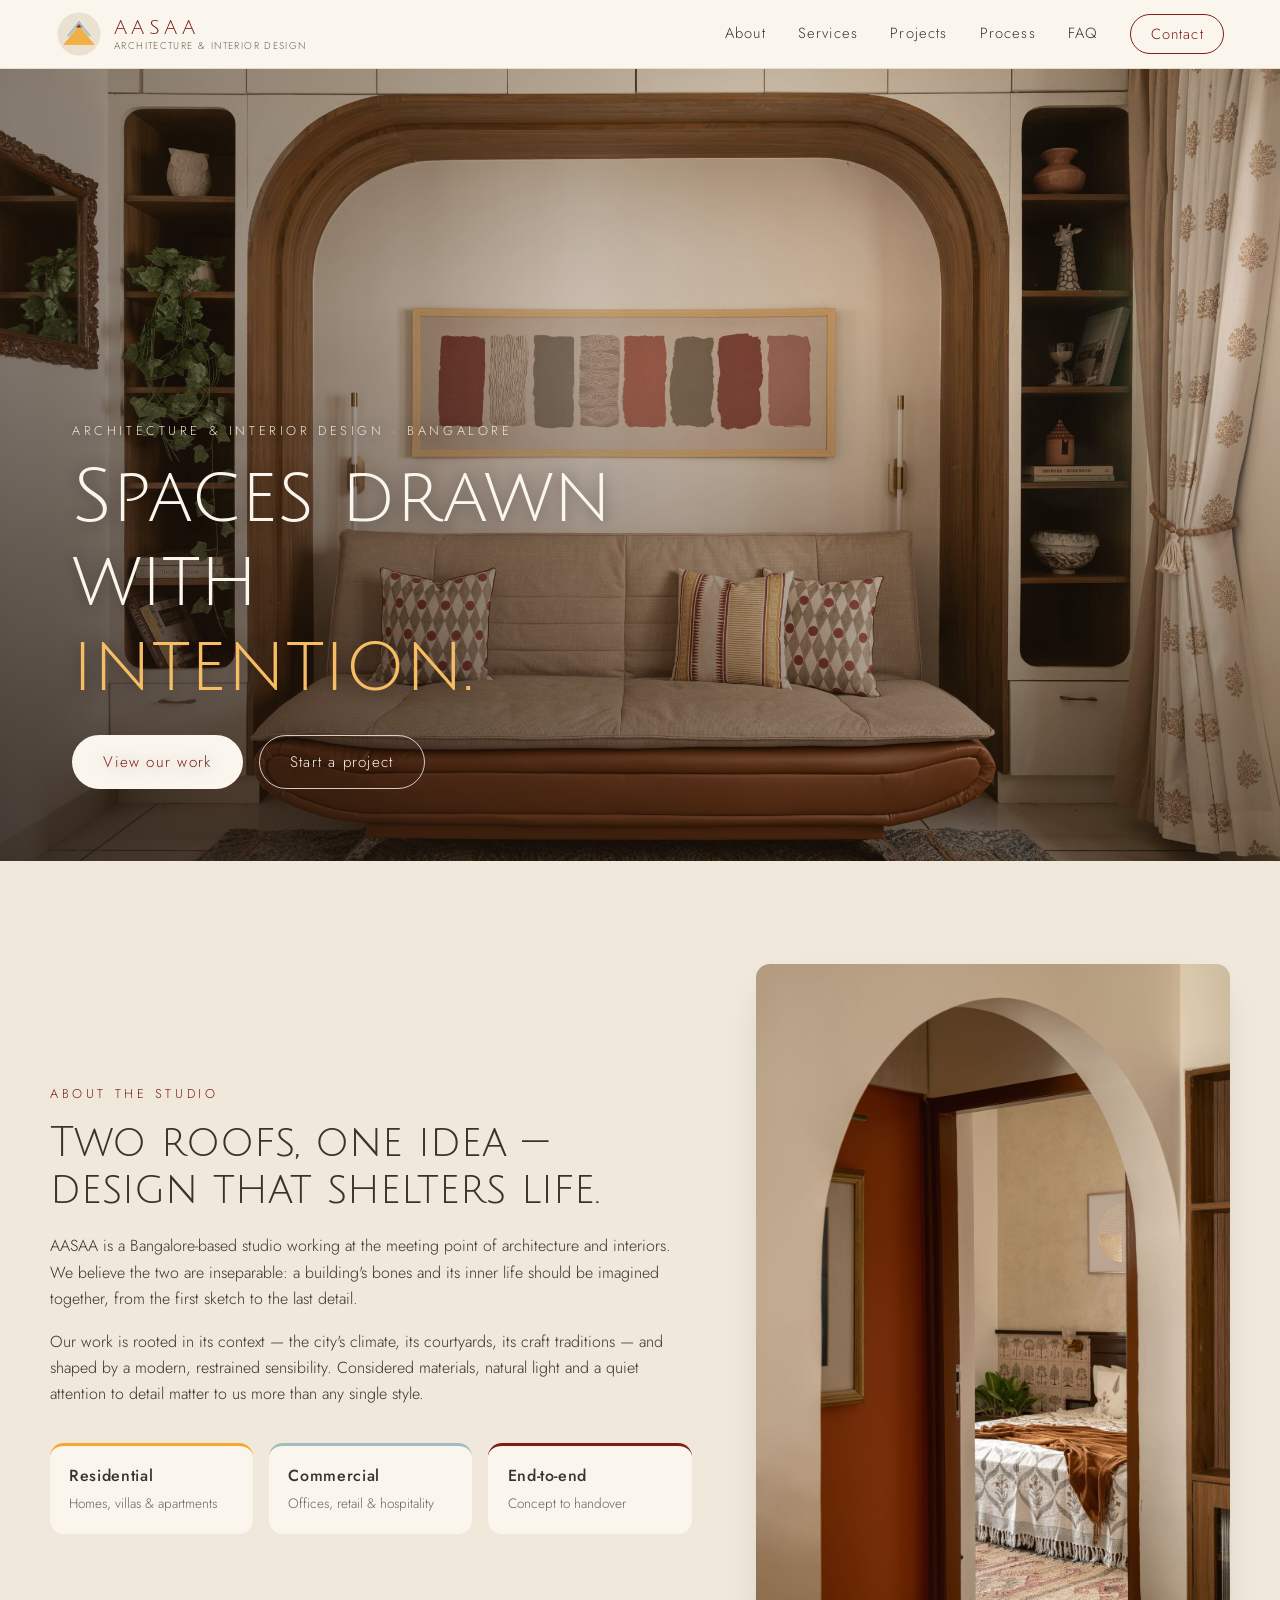
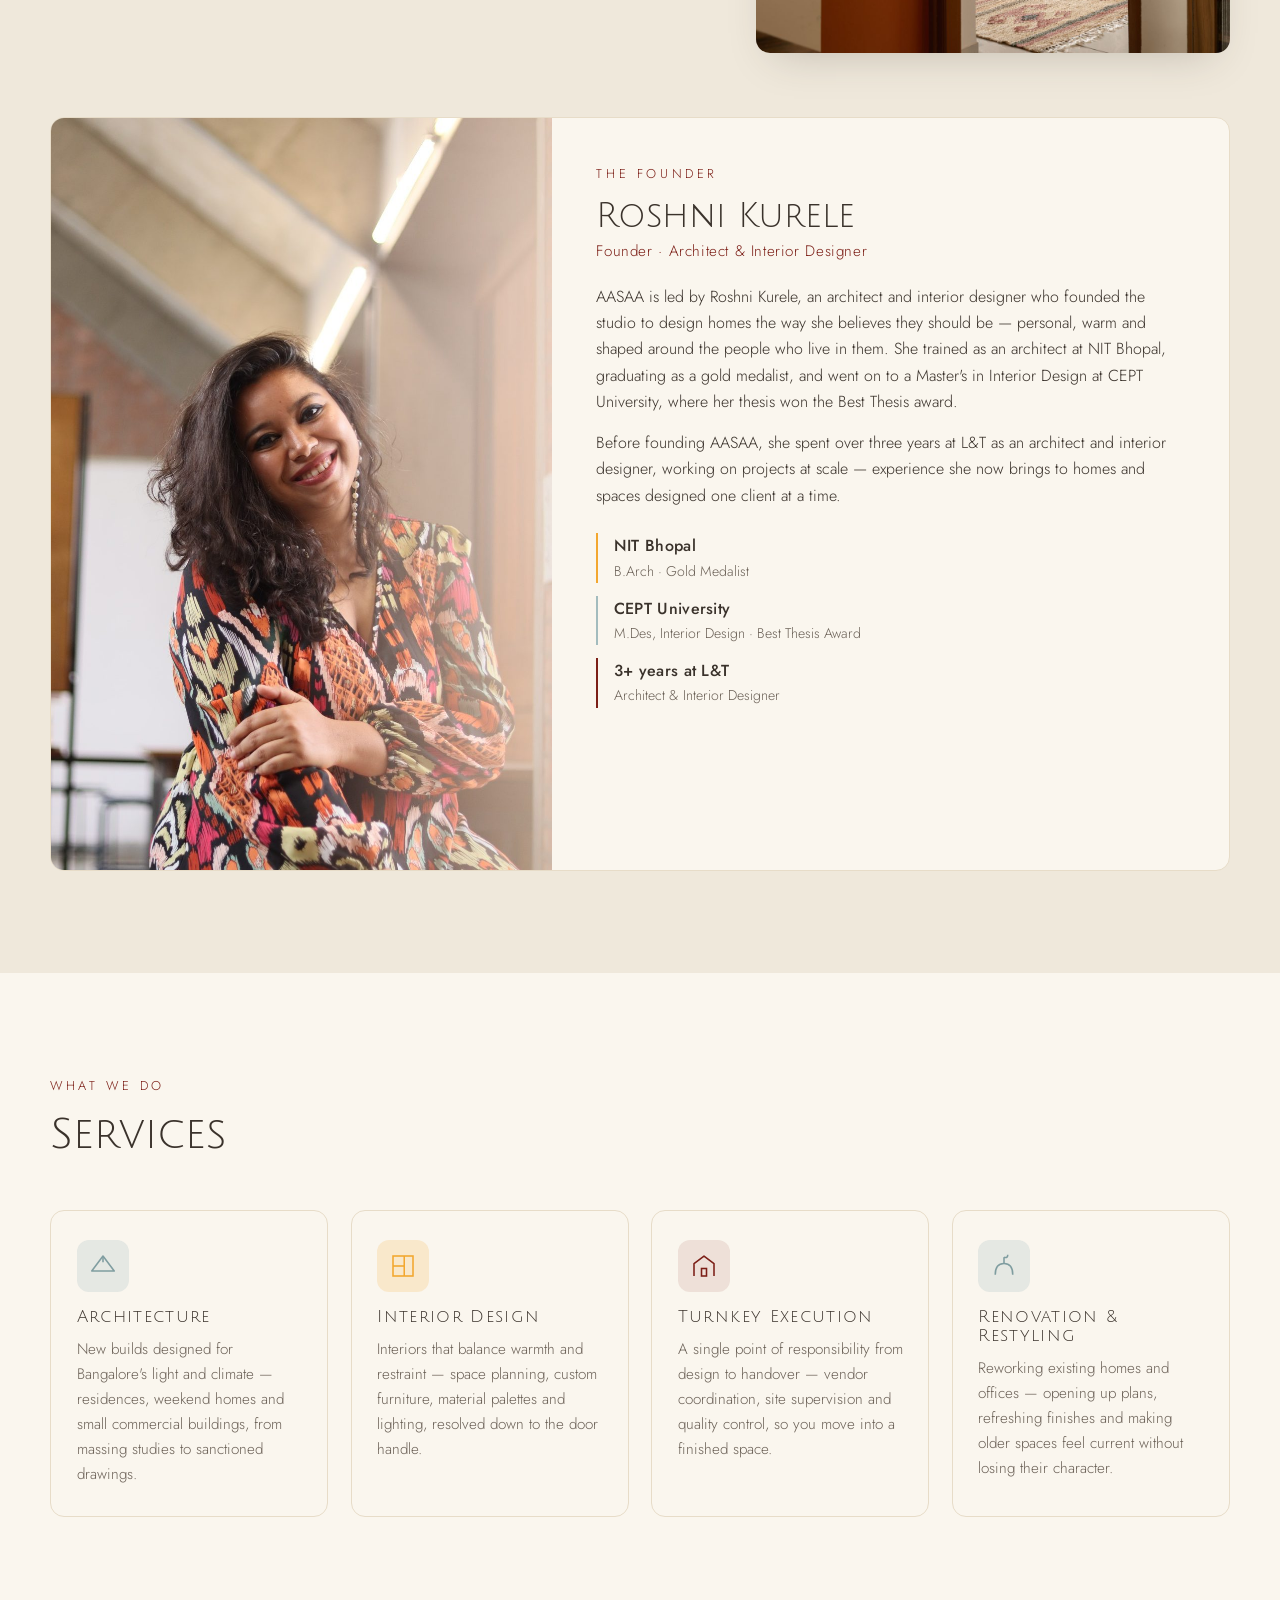
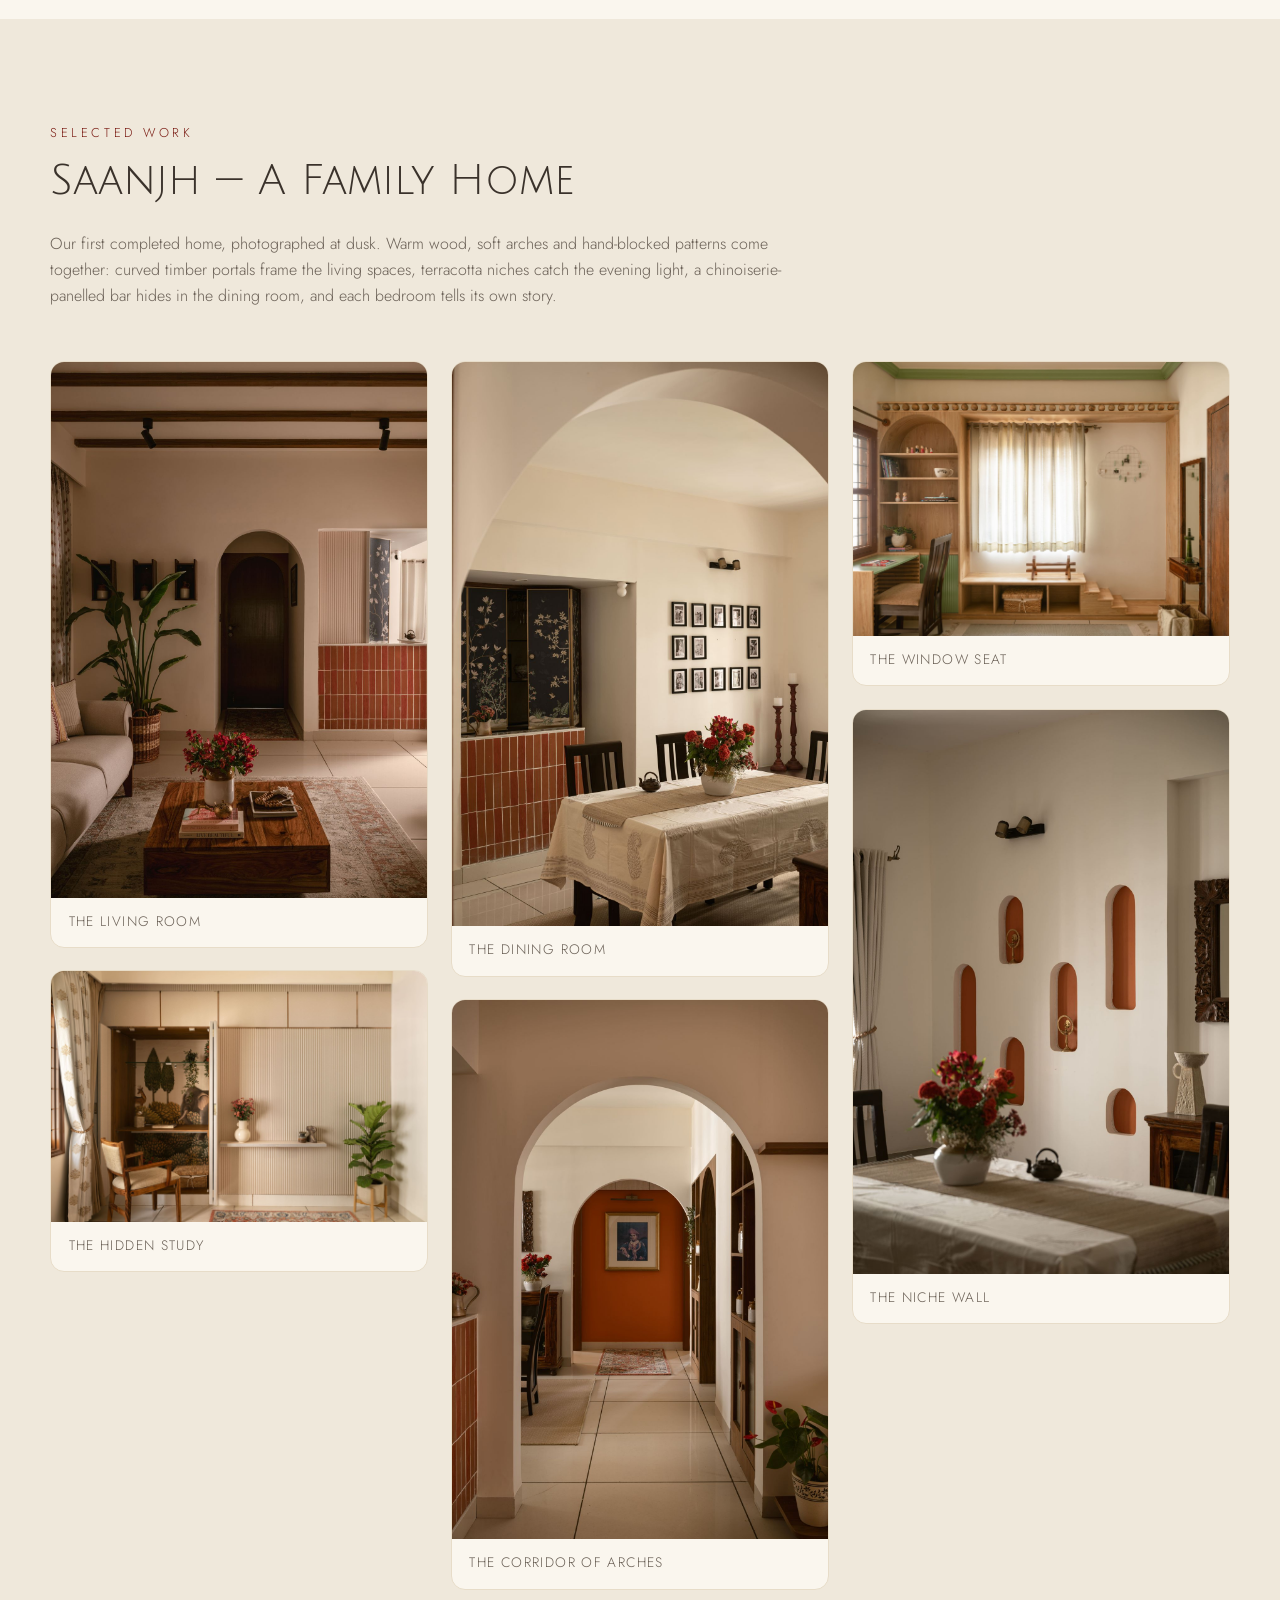
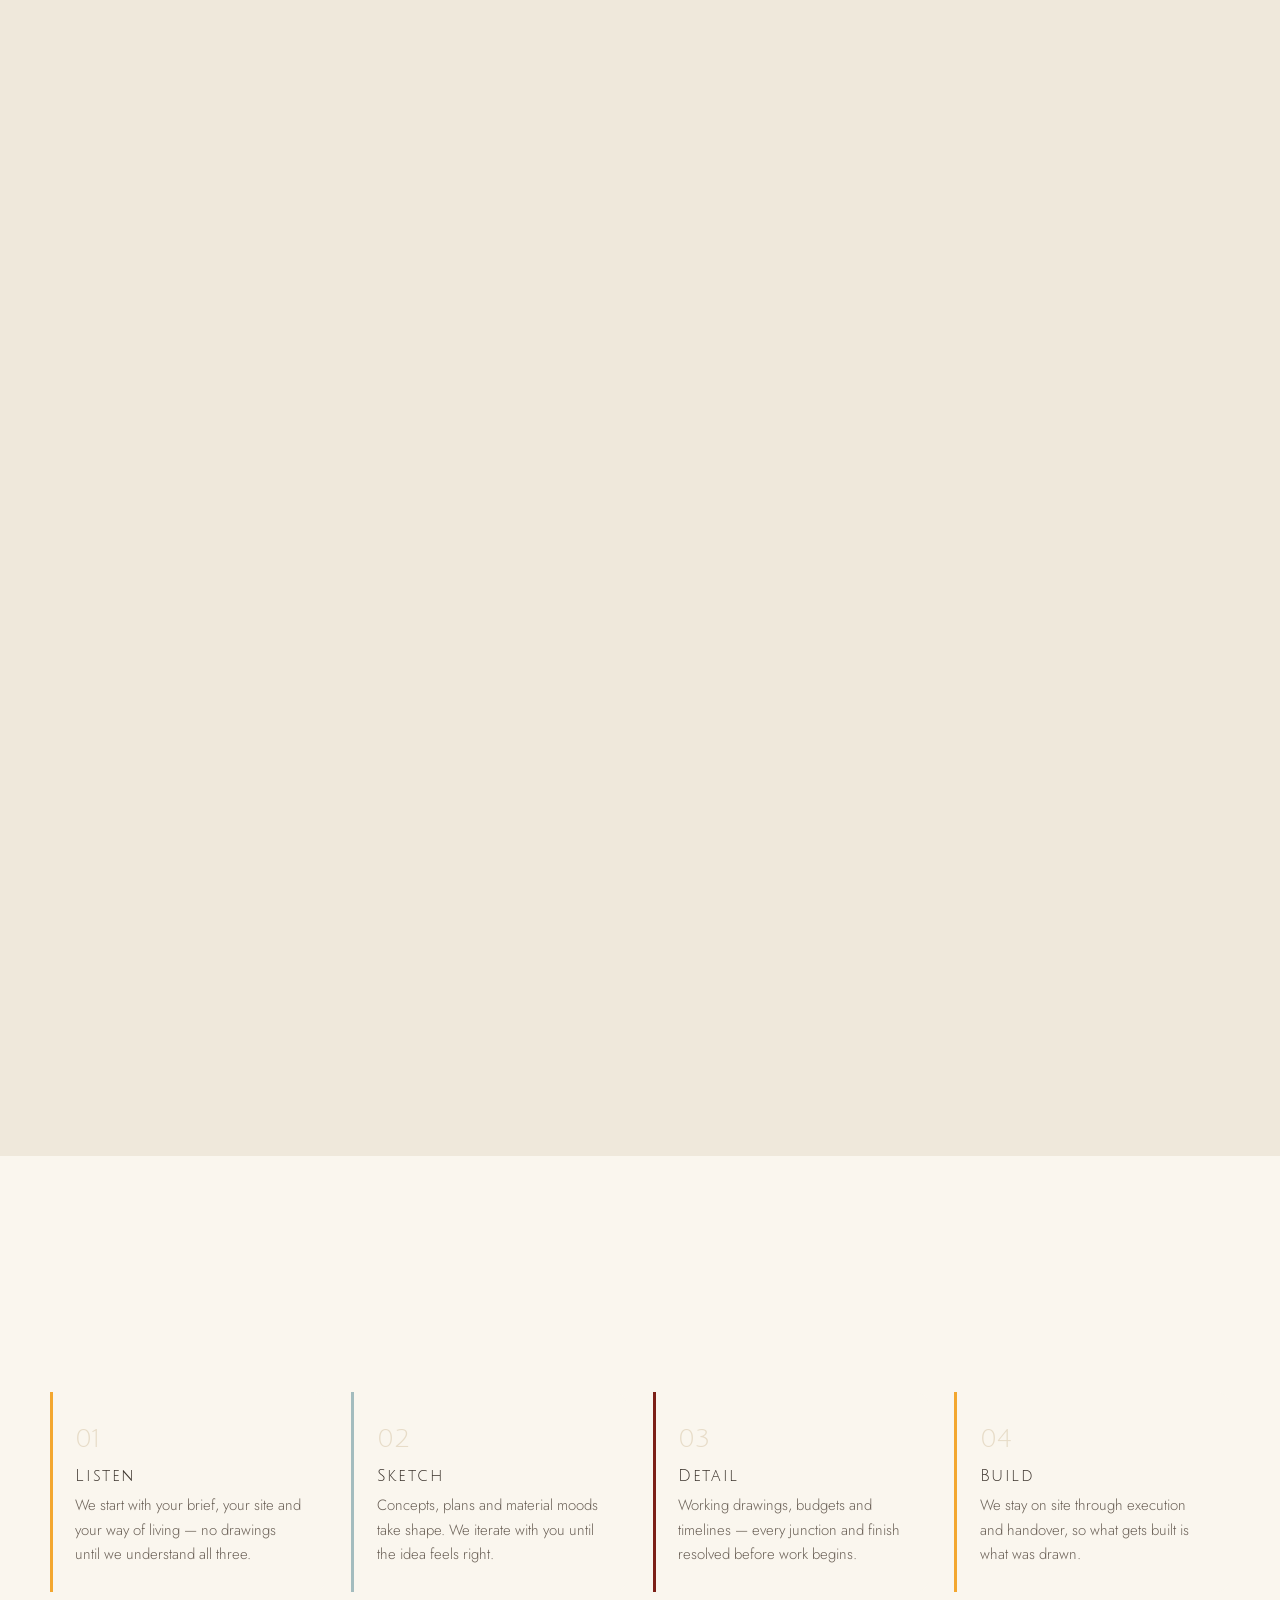
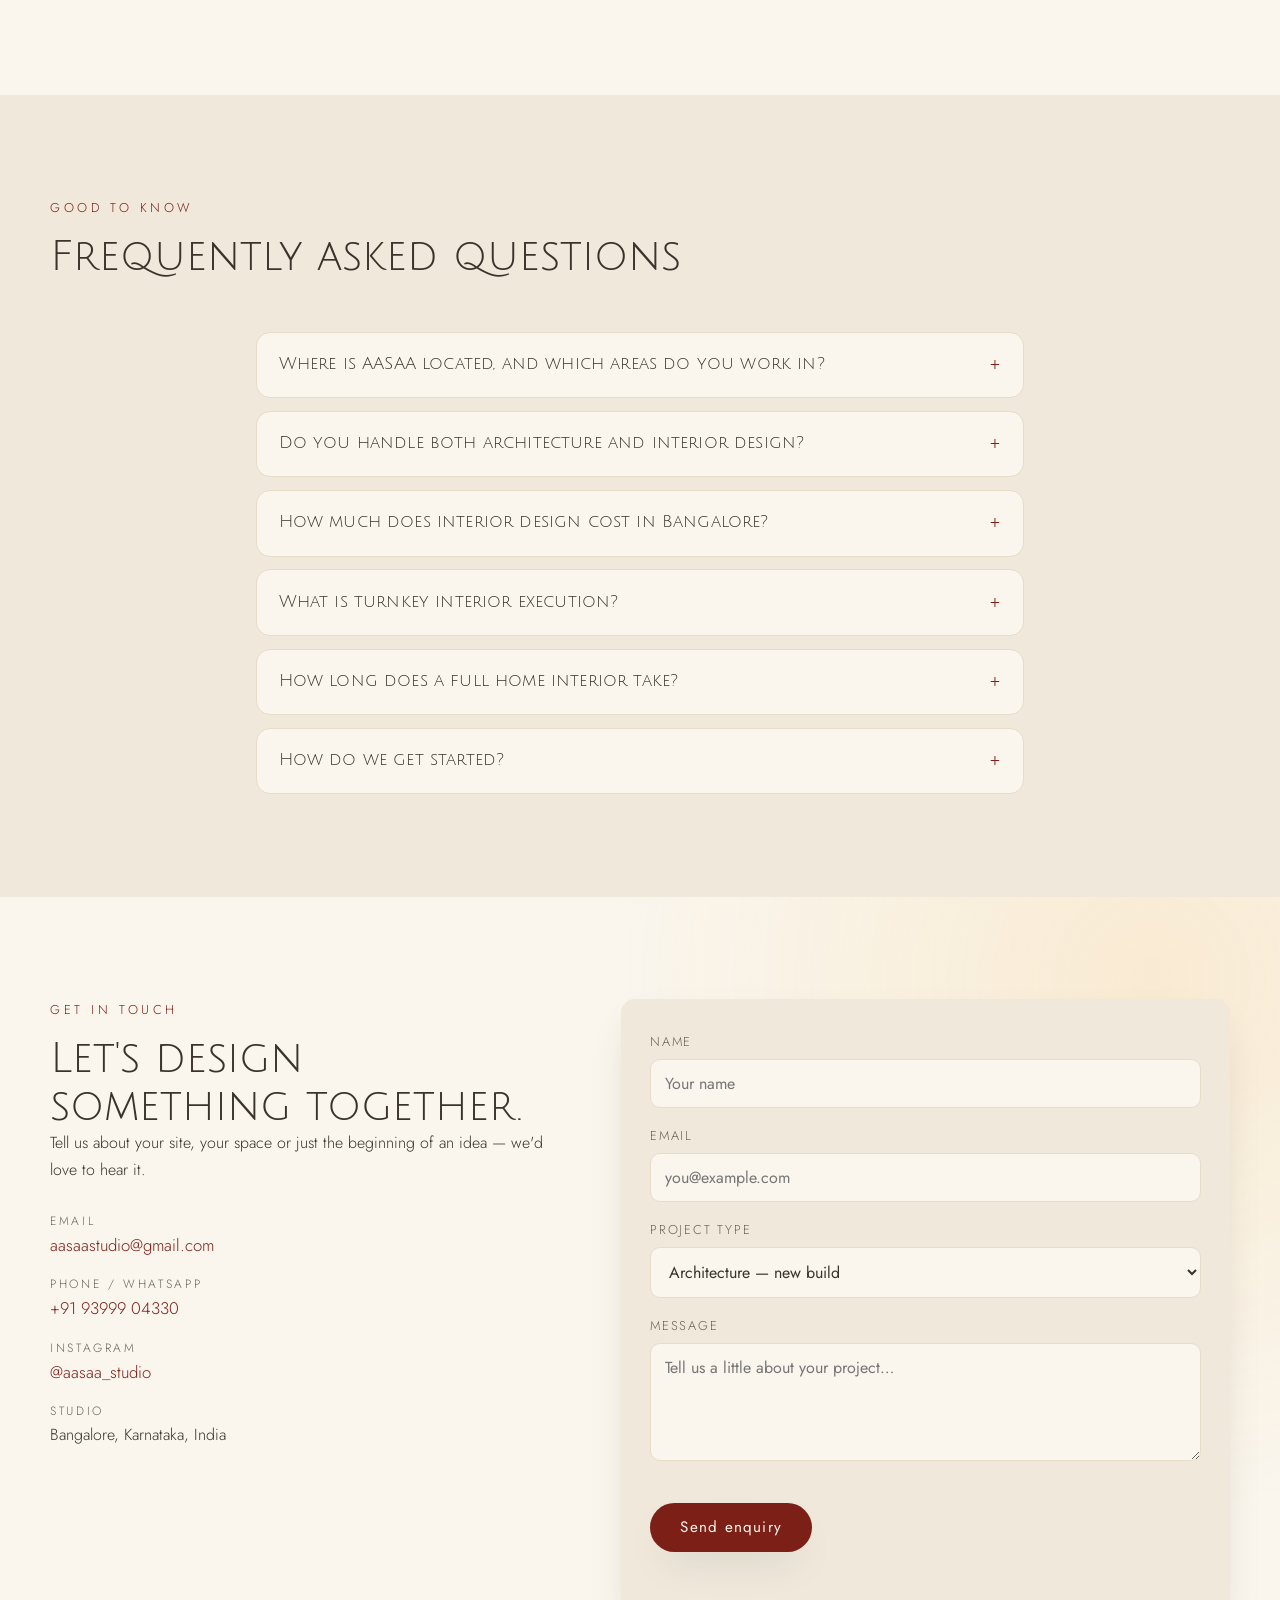
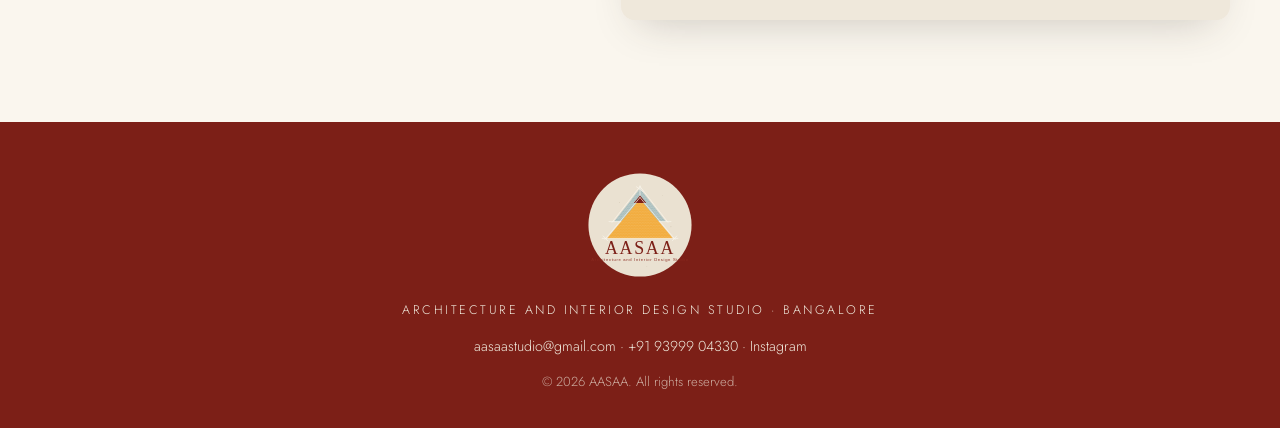
<file: index.html>
<!DOCTYPE html>
<html lang="en">
<head>
  <meta charset="UTF-8">
  <meta name="viewport" content="width=device-width, initial-scale=1.0">
  <meta http-equiv="Content-Security-Policy" content="default-src 'self'; base-uri 'self'; object-src 'none'; img-src 'self' data: https://www.gstatic.com https://www.google.com; style-src 'self' 'unsafe-inline'; font-src 'self'; script-src 'self' https://www.google.com https://www.gstatic.com; frame-src https://www.google.com; connect-src 'self' https://api.web3forms.com; form-action 'self' https://api.web3forms.com; upgrade-insecure-requests">
  <meta name="referrer" content="strict-origin-when-cross-origin">
  <title>AASAA — Architecture &amp; Interior Design Studio in Bangalore</title>
  <meta name="description" content="AASAA is a Bangalore-based architecture and interior design studio. We design warm, story-rich homes, apartments and workspaces end to end — architecture, interiors, turnkey execution and renovation.">
  <meta name="keywords" content="architecture studio Bangalore, interior design studio Bangalore, interior designers Bangalore, architects in Bangalore, turnkey interiors, home renovation Bangalore, residential architecture, AASAA">
  <meta name="author" content="AASAA — Architecture and Interior Design Studio">
  <meta name="robots" content="index, follow, max-image-preview:large">
  <meta name="theme-color" content="#7c1f17">
  <meta name="geo.region" content="IN-KA">
  <meta name="geo.placename" content="Bengaluru">
  <link rel="canonical" href="https://aasaastudio.com/">
  <meta property="og:type" content="website">
  <meta property="og:site_name" content="AASAA">
  <meta property="og:locale" content="en_IN">
  <meta property="og:url" content="https://aasaastudio.com/">
  <meta property="og:title" content="AASAA — Architecture &amp; Interior Design Studio in Bangalore">
  <meta property="og:description" content="Warm, story-rich homes and spaces, designed end to end — architecture, interiors, turnkey execution and renovation. See Saanjh, our first completed home.">
  <meta property="og:image" content="https://aasaastudio.com/assets/images/og-image.jpg">
  <meta property="og:image:alt" content="AASAA interior — a living room framed by a curved wooden arch">
  <meta name="twitter:card" content="summary_large_image">
  <meta name="twitter:title" content="AASAA — Architecture &amp; Interior Design Studio in Bangalore">
  <meta name="twitter:description" content="Warm, story-rich homes and spaces, designed end to end. See Saanjh, our first completed home.">
  <meta name="twitter:image" content="https://aasaastudio.com/assets/images/og-image.jpg">
  <script type="application/ld+json">
  {
    "@context": "https://schema.org",
    "@type": "ProfessionalService",
    "@id": "https://aasaastudio.com/#studio",
    "name": "AASAA — Architecture and Interior Design Studio",
    "alternateName": "AASAA Studio",
    "url": "https://aasaastudio.com/",
    "image": "https://aasaastudio.com/assets/images/og-image.jpg",
    "logo": "https://aasaastudio.com/assets/apple-touch-icon.png",
    "description": "AASAA is a Bangalore-based architecture and interior design studio crafting warm, story-rich homes, apartments and workspaces — from architecture and interiors to turnkey execution and renovation.",
    "telephone": "+91-93999-04330",
    "email": "aasaastudio@gmail.com",
    "priceRange": "$$",
    "address": {
      "@type": "PostalAddress",
      "addressLocality": "Bengaluru",
      "addressRegion": "Karnataka",
      "addressCountry": "IN"
    },
    "areaServed": { "@type": "City", "name": "Bengaluru" },
    "knowsAbout": ["Architecture", "Interior Design", "Turnkey Interiors", "Home Renovation", "Residential Architecture"],
    "founder": {
      "@type": "Person",
      "name": "Roshni Kurele",
      "jobTitle": "Founder, Architect & Interior Designer",
      "alumniOf": [
        { "@type": "CollegeOrUniversity", "name": "NIT Bhopal" },
        { "@type": "CollegeOrUniversity", "name": "CEPT University" }
      ]
    },
    "sameAs": ["https://www.instagram.com/aasaa_studio"]
  }
  </script>
  <script type="application/ld+json">
  {
    "@context": "https://schema.org",
    "@type": "FAQPage",
    "mainEntity": [
      {
        "@type": "Question",
        "name": "Where is AASAA located, and which areas do you work in?",
        "acceptedAnswer": { "@type": "Answer", "text": "AASAA is a Bangalore-based architecture and interior design studio. We take on projects across Bengaluru and the surrounding region — apartments, independent homes, villas, offices and retail spaces. Working on something outside the city? Get in touch and we'll see how we can help." }
      },
      {
        "@type": "Question",
        "name": "Do you handle both architecture and interior design?",
        "acceptedAnswer": { "@type": "Answer", "text": "Yes. AASAA works across both — from a building's structure and layout to the interiors, custom furniture and finishes. We believe architecture and interiors are best designed together, so many clients come to us for the full journey from concept to handover." }
      },
      {
        "@type": "Question",
        "name": "How much does interior design cost in Bangalore?",
        "acceptedAnswer": { "@type": "Answer", "text": "Every project is different — cost depends on the size of the space, the scope (a full home versus a few rooms), the materials and the level of custom work. After an initial conversation and a site visit, we share a transparent estimate and a phased budget, so there are no surprises. Reach out for a quote tailored to your space." }
      },
      {
        "@type": "Question",
        "name": "What is turnkey interior execution?",
        "acceptedAnswer": { "@type": "Answer", "text": "Turnkey means we take a project from design all the way to a finished, move-in-ready space — handling drawings, vendors, site supervision and quality control under one roof. You get a single point of contact and a finished home, instead of coordinating multiple contractors yourself." }
      },
      {
        "@type": "Question",
        "name": "How long does a full home interior take?",
        "acceptedAnswer": { "@type": "Answer", "text": "As a rough guide, a full home interior usually takes around three to six months from design sign-off to handover, depending on the size and scope of the work. We share a clear timeline at the start of every project and keep you updated through each stage." }
      },
      {
        "@type": "Question",
        "name": "How do we get started with AASAA?",
        "acceptedAnswer": { "@type": "Answer", "text": "Send us a note through the contact form on our website, or reach us on WhatsApp or email. We'll set up a conversation to understand your space, your brief and your budget — and take it from there." }
      }
    ]
  }
  </script>
  <link rel="icon" type="image/svg+xml" href="assets/mark.svg">
  <link rel="apple-touch-icon" href="assets/apple-touch-icon.png">
  <link rel="preload" href="assets/fonts/julius-sans-one.woff2" as="font" type="font/woff2" crossorigin>
  <link rel="preload" href="assets/fonts/jost.woff2" as="font" type="font/woff2" crossorigin>
  <link rel="preload" as="image" href="assets/images/saanjh/hero-living-arch.jpg" fetchpriority="high">
  <link rel="stylesheet" href="css/style.css">
</head>
<body>
  <a class="skip-link" href="#main">Skip to content</a>

  <!-- ======= Header ======= -->
  <header class="site-header" id="top">
    <a class="brand" href="#top">
      <img src="assets/mark.svg" alt="AASAA logo mark" class="brand-mark">
      <span class="brand-text">
        <span class="brand-name">AASAA</span>
        <span class="brand-tag">Architecture &amp; Interior Design</span>
      </span>
    </a>
    <nav class="site-nav" id="siteNav" aria-label="Main navigation">
      <a href="#about">About</a>
      <a href="#services">Services</a>
      <a href="#projects">Projects</a>
      <a href="#process">Process</a>
      <a href="#faq">FAQ</a>
      <a href="#contact" class="nav-cta">Contact</a>
    </nav>
    <button class="nav-toggle" id="navToggle" aria-label="Toggle menu" aria-expanded="false">
      <span></span><span></span><span></span>
    </button>
  </header>

  <!-- ======= Hero ======= -->
  <main id="main">
  <section class="hero-photo">
    <img class="hero-img" src="assets/images/saanjh/hero-living-arch.jpg"
         alt="Living room framed by a curved wooden arch, with a beige sofa and abstract art" fetchpriority="high" width="2200" height="1467">
    <div class="hero-veil" aria-hidden="true"></div>
    <div class="hero-content reveal">
      <p class="eyebrow light">Architecture &amp; Interior Design · Bangalore</p>
      <h1>Spaces drawn with<br><em>intention.</em></h1>
      <div class="hero-actions">
        <a class="btn btn-light" href="#projects">View our work</a>
        <a class="btn btn-outline-light" href="#contact">Start a project</a>
      </div>
    </div>
  </section>

  <!-- ======= About ======= -->
  <section class="section about" id="about">
    <div class="section-inner">
      <div class="about-grid">
      <div class="reveal">
        <p class="eyebrow">About the studio</p>
        <h2>Two roofs, one idea — design that shelters life.</h2>
        <p>
          AASAA is a Bangalore-based studio working at the meeting point of
          architecture and interiors. We believe the two are inseparable: a
          building's bones and its inner life should be imagined together,
          from the first sketch to the last detail.
        </p>
        <p>
          Our work is rooted in its context — the city's climate, its courtyards,
          its craft traditions — and shaped by a modern, restrained sensibility.
          Considered materials, natural light and a quiet attention to detail
          matter to us more than any single style.
        </p>
        <ul class="about-stats">
          <li><strong>Residential</strong><span>Homes, villas &amp; apartments</span></li>
          <li><strong>Commercial</strong><span>Offices, retail &amp; hospitality</span></li>
          <li><strong>End-to-end</strong><span>Concept to handover</span></li>
        </ul>
      </div>
      <figure class="about-photo reveal">
        <img src="assets/images/saanjh/arch-to-bedroom.jpg" loading="lazy"
             alt="Arched doorway opening into a bedroom with a terracotta wall" width="1200" height="1744">
      </figure>
      </div>

      <div class="founder reveal">
        <figure class="founder-photo">
          <img src="assets/images/roshni-kurele.jpg" loading="lazy"
               alt="Roshni Kurele, founder and principal designer of AASAA" width="1000" height="1501">
        </figure>
        <div class="founder-bio">
          <p class="eyebrow">The founder</p>
          <h3>Roshni Kurele</h3>
          <p class="founder-role">Founder · Architect &amp; Interior Designer</p>
          <p>
            AASAA is led by Roshni Kurele, an architect and interior designer who
            founded the studio to design homes the way she believes they should
            be — personal, warm and shaped around the people who live in them. She
            trained as an architect at NIT Bhopal, graduating as a gold medalist,
            and went on to a Master's in Interior Design at CEPT University, where
            her thesis won the Best Thesis award.
          </p>
          <p>
            Before founding AASAA, she spent over three years at L&amp;T as an
            architect and interior designer, working on projects at scale —
            experience she now brings to homes and spaces designed one client
            at a time.
          </p>
          <ul class="founder-creds">
            <li><strong>NIT Bhopal</strong><span>B.Arch · Gold Medalist</span></li>
            <li><strong>CEPT University</strong><span>M.Des, Interior Design · Best Thesis Award</span></li>
            <li><strong>3+ years at L&amp;T</strong><span>Architect &amp; Interior Designer</span></li>
          </ul>
        </div>
      </div>
    </div>
  </section>

  <!-- ======= Services ======= -->
  <section class="section services" id="services">
    <div class="section-inner">
      <div class="section-head reveal">
        <p class="eyebrow">What we do</p>
        <h2>Services</h2>
      </div>
      <div class="card-grid">
        <article class="card reveal">
          <div class="card-icon icon-blue" aria-hidden="true">
            <svg viewBox="0 0 48 48"><path d="M24 8 L42 32 H6 Z" fill="none" stroke="currentColor" stroke-width="2.5" stroke-linejoin="round"/><line x1="24" y1="8" x2="24" y2="18" stroke="currentColor" stroke-width="2.5"/></svg>
          </div>
          <h3>Architecture</h3>
          <p>New builds designed for Bangalore's light and climate — residences, weekend homes and small commercial buildings, from massing studies to sanctioned drawings.</p>
        </article>
        <article class="card reveal">
          <div class="card-icon icon-yellow" aria-hidden="true">
            <svg viewBox="0 0 48 48"><rect x="8" y="8" width="32" height="32" fill="none" stroke="currentColor" stroke-width="2.5"/><line x1="8" y1="24" x2="26" y2="24" stroke="currentColor" stroke-width="2.5"/><line x1="26" y1="8" x2="26" y2="40" stroke="currentColor" stroke-width="2.5"/></svg>
          </div>
          <h3>Interior Design</h3>
          <p>Interiors that balance warmth and restraint — space planning, custom furniture, material palettes and lighting, resolved down to the door handle.</p>
        </article>
        <article class="card reveal">
          <div class="card-icon icon-maroon" aria-hidden="true">
            <svg viewBox="0 0 48 48"><path d="M8 40 V20 L24 8 L40 20 V40" fill="none" stroke="currentColor" stroke-width="2.5" stroke-linejoin="round"/><rect x="20" y="28" width="8" height="12" fill="none" stroke="currentColor" stroke-width="2.5"/></svg>
          </div>
          <h3>Turnkey Execution</h3>
          <p>A single point of responsibility from design to handover — vendor coordination, site supervision and quality control, so you move into a finished space.</p>
        </article>
        <article class="card reveal">
          <div class="card-icon icon-blue" aria-hidden="true">
            <svg viewBox="0 0 48 48"><path d="M10 38 Q10 20 24 20 Q38 20 38 38" fill="none" stroke="currentColor" stroke-width="2.5"/><line x1="24" y1="20" x2="24" y2="10" stroke="currentColor" stroke-width="2.5"/><path d="M24 10 Q30 12 30 6" fill="none" stroke="currentColor" stroke-width="2.5"/></svg>
          </div>
          <h3>Renovation &amp; Restyling</h3>
          <p>Reworking existing homes and offices — opening up plans, refreshing finishes and making older spaces feel current without losing their character.</p>
        </article>
      </div>
    </div>
  </section>

  <!-- ======= Projects ======= -->
  <section class="section projects" id="projects">
    <div class="section-inner">
      <div class="section-head reveal">
        <p class="eyebrow">Selected work</p>
        <h2>Saanjh — A Family Home</h2>
        <p class="section-note">
          Our first completed home, photographed at dusk. Warm wood, soft
          arches and hand-blocked patterns come together: curved timber portals
          frame the living spaces, terracotta niches catch the evening light,
          a chinoiserie-panelled bar hides in the dining room, and each bedroom
          tells its own story.
        </p>
      </div>
      <div class="masonry">
        <figure class="reveal"><img src="assets/images/saanjh/living-room.jpg" loading="lazy" alt="Living room with arched doorway, exposed beams and linen sofa" width="1200" height="1708"><figcaption>The living room</figcaption></figure>
        <figure class="reveal"><img src="assets/images/saanjh/study-reveal.jpg" loading="lazy" alt="Fluted wall panels folding open to reveal a mural-lined study nook" width="1600" height="1067"><figcaption>The hidden study</figcaption></figure>
        <figure class="reveal"><img src="assets/images/saanjh/evening-media-wall.jpg" loading="lazy" alt="Media wall at dusk with fluted-oval console and burnt-orange niche" width="1200" height="1799"><figcaption>The evening room</figcaption></figure>
        <figure class="reveal"><img src="assets/images/saanjh/chinoiserie-bar.jpg" loading="lazy" alt="Bar unit with dark chinoiserie folding doors above terracotta tiles" width="1200" height="1643"><figcaption>The chinoiserie bar</figcaption></figure>
        <figure class="reveal"><img src="assets/images/saanjh/dining-room.jpg" loading="lazy" alt="Dining room with arch, gallery wall and linen-dressed table" width="1200" height="1800"><figcaption>The dining room</figcaption></figure>
        <figure class="reveal"><img src="assets/images/saanjh/corridor-arches.jpg" loading="lazy" alt="Corridor of arches leading to a terracotta wall" width="1200" height="1720"><figcaption>The corridor of arches</figcaption></figure>
        <figure class="reveal"><img src="assets/images/saanjh/jungle-mural.jpg" loading="lazy" alt="Jungle mural with giraffes above a sage green arched daybed" width="1600" height="1202"><figcaption>The jungle room</figcaption></figure>
        <figure class="reveal"><img src="assets/images/saanjh/kids-daybed.jpg" loading="lazy" alt="Kids' daybed with moon cushion under the jungle mural" width="1200" height="1800"><figcaption>The little one's corner</figcaption></figure>
        <figure class="reveal"><img src="assets/images/saanjh/kids-window-seat.jpg" loading="lazy" alt="Study with arched bookshelf, window seat and beaded timber cornice" width="1600" height="1166"><figcaption>The window seat</figcaption></figure>
        <figure class="reveal"><img src="assets/images/saanjh/dining-niches.jpg" loading="lazy" alt="Arched terracotta niches holding brass artefacts beside the dining table" width="1200" height="1800"><figcaption>The niche wall</figcaption></figure>
        <figure class="reveal"><img src="assets/images/saanjh/master-bedroom.jpg" loading="lazy" alt="Master bedroom with lime-plaster wall, dark wood headboard and block-printed linen" width="1200" height="1801"><figcaption>The master suite</figcaption></figure>
        <figure class="reveal"><img src="assets/images/saanjh/powder-room.jpg" loading="lazy" alt="Powder room with hand-carved wooden basin on black stone" width="1200" height="1801"><figcaption>The powder room</figcaption></figure>
      </div>
      <p class="section-note reveal">More projects on the drawing board — follow along on
        <a href="https://www.instagram.com/aasaa_studio" target="_blank" rel="noopener">Instagram</a>.</p>
    </div>
  </section>

  <!-- ======= Process ======= -->
  <section class="section process" id="process">
    <div class="section-inner">
      <div class="section-head reveal">
        <p class="eyebrow">How we work</p>
        <h2>Process</h2>
      </div>
      <ol class="steps">
        <li class="reveal"><span class="step-num">01</span><h3>Listen</h3><p>We start with your brief, your site and your way of living — no drawings until we understand all three.</p></li>
        <li class="reveal"><span class="step-num">02</span><h3>Sketch</h3><p>Concepts, plans and material moods take shape. We iterate with you until the idea feels right.</p></li>
        <li class="reveal"><span class="step-num">03</span><h3>Detail</h3><p>Working drawings, budgets and timelines — every junction and finish resolved before work begins.</p></li>
        <li class="reveal"><span class="step-num">04</span><h3>Build</h3><p>We stay on site through execution and handover, so what gets built is what was drawn.</p></li>
      </ol>
    </div>
  </section>

  <!-- ======= FAQ ======= -->
  <section class="section faq" id="faq">
    <div class="section-inner">
      <div class="section-head reveal">
        <p class="eyebrow">Good to know</p>
        <h2>Frequently asked questions</h2>
      </div>
      <div class="faq-list">
        <details class="faq-item reveal">
          <summary>Where is AASAA located, and which areas do you work in?</summary>
          <div class="faq-a">AASAA is a Bangalore-based architecture and interior design studio. We take on projects across Bengaluru and the surrounding region — apartments, independent homes, villas, offices and retail spaces. Working on something outside the city? Get in touch and we'll see how we can help.</div>
        </details>
        <details class="faq-item reveal">
          <summary>Do you handle both architecture and interior design?</summary>
          <div class="faq-a">Yes. AASAA works across both — from a building's structure and layout to the interiors, custom furniture and finishes. We believe architecture and interiors are best designed together, so many clients come to us for the full journey from concept to handover.</div>
        </details>
        <details class="faq-item reveal">
          <summary>How much does interior design cost in Bangalore?</summary>
          <div class="faq-a">Every project is different — cost depends on the size of the space, the scope (a full home versus a few rooms), the materials and the level of custom work. After an initial conversation and a site visit, we share a transparent estimate and a phased budget, so there are no surprises. Reach out for a quote tailored to your space.</div>
        </details>
        <details class="faq-item reveal">
          <summary>What is turnkey interior execution?</summary>
          <div class="faq-a">Turnkey means we take a project from design all the way to a finished, move-in-ready space — handling drawings, vendors, site supervision and quality control under one roof. You get a single point of contact and a finished home, instead of coordinating multiple contractors yourself.</div>
        </details>
        <details class="faq-item reveal">
          <summary>How long does a full home interior take?</summary>
          <div class="faq-a">As a rough guide, a full home interior usually takes around three to six months from design sign-off to handover, depending on the size and scope of the work. We share a clear timeline at the start of every project and keep you updated through each stage.</div>
        </details>
        <details class="faq-item reveal">
          <summary>How do we get started?</summary>
          <div class="faq-a">Send us a note through the contact form below, or reach us on WhatsApp or email. We'll set up a conversation to understand your space, your brief and your budget — and take it from there.</div>
        </details>
      </div>
    </div>
  </section>

  <!-- ======= Contact ======= -->
  <section class="section contact" id="contact">
    <div class="section-inner split">
      <div class="reveal">
        <p class="eyebrow">Get in touch</p>
        <h2>Let's design something together.</h2>
        <p>Tell us about your site, your space or just the beginning of an idea — we'd love to hear it.</p>
        <ul class="contact-list">
          <li><span>Email</span><a href="mailto:aasaastudio@gmail.com">aasaastudio@gmail.com</a></li>
          <li><span>Phone / WhatsApp</span><a href="tel:+919399904330">+91 93999 04330</a></li>
          <li><span>Instagram</span><a href="https://www.instagram.com/aasaa_studio" target="_blank" rel="noopener">@aasaa_studio</a></li>
          <li><span>Studio</span><p>Bangalore, Karnataka, India</p></li>
        </ul>
      </div>
      <form class="contact-form reveal" id="enquiryForm">
        <input type="hidden" name="access_key" value="60833ff2-78d0-4b03-b3b5-480c129f4ae7">
        <input type="hidden" name="subject" value="New enquiry from aasaastudio.com">
        <input type="hidden" name="from_name" value="AASAA Website">
        <input type="checkbox" name="botcheck" class="honeypot" tabindex="-1" autocomplete="off" aria-hidden="true">
        <label>Name<input type="text" name="name" placeholder="Your name" required></label>
        <label>Email<input type="email" name="email" placeholder="you@example.com" required></label>
        <label>Project type
          <select name="project">
            <option>Architecture — new build</option>
            <option>Interior design</option>
            <option>Turnkey (design + execution)</option>
            <option>Renovation</option>
            <option>Something else</option>
          </select>
        </label>
        <label>Message<textarea name="message" rows="4" placeholder="Tell us a little about your project…"></textarea></label>
        <div class="g-recaptcha" data-sitekey="6LfT-FotAAAAAEelG8kY0GiUfVtxJ41qL56GbWab"></div>
        <button type="submit" class="btn btn-primary">Send enquiry</button>
        <p class="form-status" id="formStatus" role="status" aria-live="polite"></p>
      </form>
    </div>
  </section>

  </main>

  <!-- ======= Footer ======= -->
  <footer class="site-footer">
    <img src="assets/logo.svg" alt="AASAA logo" class="footer-logo">
    <p class="footer-line">Architecture and Interior Design Studio · Bangalore</p>
    <p class="footer-links">
      <a href="mailto:aasaastudio@gmail.com">aasaastudio@gmail.com</a> ·
      <a href="tel:+919399904330">+91 93999 04330</a> ·
      <a href="https://www.instagram.com/aasaa_studio" target="_blank" rel="noopener">Instagram</a>
    </p>
    <p class="footer-copy">© <span id="year"></span> AASAA. All rights reserved.</p>
  </footer>

  <script src="https://www.google.com/recaptcha/api.js" async defer></script>
  <script src="js/main.js"></script>
</body>
</html>
</file>
<file: css/style.css>
/* ================= Self-hosted fonts (no third-party requests) ================= */
@font-face {
  font-family: 'Julius Sans One';
  font-style: normal; font-weight: 400; font-display: swap;
  src: url('../assets/fonts/julius-sans-one.woff2') format('woff2');
}
@font-face {
  font-family: 'Jost';
  font-style: normal; font-weight: 300 500; font-display: swap;
  src: url('../assets/fonts/jost.woff2') format('woff2');
}
@font-face {
  font-family: 'Jost';
  font-style: italic; font-weight: 300 500; font-display: swap;
  src: url('../assets/fonts/jost-italic.woff2') format('woff2');
}

/* ================= AASAA — palette drawn from the logo ================= */
:root {
  --cream: #efe8db;
  --cream-deep: #e7dcc8;
  --paper: #faf6ee;
  --blue: #a3bcbe;
  --blue-deep: #7f9da0;
  --yellow: #f3a72f;
  --yellow-soft: #f6bd63;
  --maroon: #7c1f17;
  --maroon-soft: #8a2a20;
  --ink: #3a322b;
  --ink-soft: #6b6157;

  --font-display: 'Julius Sans One', 'Trebuchet MS', sans-serif;
  --font-body: 'Jost', 'Segoe UI', sans-serif;

  --radius: 14px;
  --shadow: 0 18px 40px -18px rgba(58, 50, 43, 0.25);
}

* { margin: 0; padding: 0; box-sizing: border-box; }

html { scroll-behavior: smooth; }

/* Accessibility: keyboard focus + skip link */
:focus-visible { outline: 2px solid var(--maroon); outline-offset: 2px; border-radius: 3px; }
.skip-link {
  position: absolute; left: 0; top: -48px; z-index: 100;
  background: var(--maroon); color: var(--paper);
  padding: 0.6rem 1.1rem; text-decoration: none; letter-spacing: 0.06em;
  transition: top 0.2s;
}
.skip-link:focus { top: 0; }

body {
  font-family: var(--font-body);
  font-weight: 300;
  color: var(--ink);
  background: var(--paper);
  line-height: 1.65;
}

img { max-width: 100%; display: block; }

h1, h2, h3 { font-family: var(--font-display); font-weight: 400; line-height: 1.15; }

h2 { font-size: clamp(1.7rem, 3.4vw, 2.6rem); color: var(--ink); }

a { color: inherit; }

.eyebrow {
  font-size: 0.8rem;
  letter-spacing: 0.28em;
  text-transform: uppercase;
  color: var(--maroon);
  margin-bottom: 0.9rem;
}

/* ================= Header ================= */
.site-header {
  position: sticky;
  top: 0;
  z-index: 50;
  display: flex;
  align-items: center;
  justify-content: space-between;
  padding: 0.7rem clamp(1.2rem, 5vw, 3.5rem);
  background: rgba(250, 246, 238, 0.92);
  backdrop-filter: blur(8px);
  border-bottom: 1px solid var(--cream-deep);
}

.brand { display: flex; align-items: center; gap: 0.75rem; text-decoration: none; }
.brand-mark { width: 46px; height: 46px; }
.brand-text { display: flex; flex-direction: column; line-height: 1.2; }
.brand-name {
  font-family: var(--font-display);
  font-size: 1.25rem;
  letter-spacing: 0.22em;
  color: var(--maroon);
}
.brand-tag {
  font-size: 0.62rem;
  letter-spacing: 0.14em;
  text-transform: uppercase;
  color: var(--ink-soft);
}

.site-nav { display: flex; align-items: center; gap: clamp(1rem, 2.5vw, 2.2rem); }
.site-nav a {
  text-decoration: none;
  font-size: 0.92rem;
  letter-spacing: 0.08em;
  color: var(--ink);
  padding: 0.3rem 0;
  border-bottom: 2px solid transparent;
  transition: color 0.2s, border-color 0.2s;
}
.site-nav a:hover { color: var(--maroon); border-color: var(--yellow); }
.nav-cta {
  border: 1px solid var(--maroon) !important;
  border-radius: 999px;
  padding: 0.42rem 1.2rem !important;
  color: var(--maroon) !important;
}
.nav-cta:hover { background: var(--maroon); color: var(--paper) !important; }

.nav-toggle {
  display: none;
  flex-direction: column;
  gap: 5px;
  background: none;
  border: 0;
  cursor: pointer;
  padding: 0.4rem;
}
.nav-toggle span { width: 24px; height: 2px; background: var(--maroon); transition: transform 0.25s, opacity 0.25s; }

/* ================= Hero (full-bleed photo) ================= */
.hero-photo { position: relative; min-height: 88vh; display: grid; place-items: end start; overflow: hidden; }
.hero-img { position: absolute; inset: 0; width: 100%; height: 100%; object-fit: cover; }
.hero-veil {
  position: absolute; inset: 0;
  background:
    linear-gradient(60deg, rgba(28,18,12,0.72) 0%, rgba(28,18,12,0.30) 42%, rgba(28,18,12,0.08) 70%),
    linear-gradient(180deg, rgba(28,18,12,0.10) 0%, transparent 30%, rgba(28,18,12,0.35) 100%);
}
.hero-content { position: relative; padding: clamp(2rem, 6vw, 4.5rem); max-width: 46rem; text-shadow: 0 1px 16px rgba(20,12,8,0.45); }
.hero-content h1 { font-size: clamp(2.4rem, 6vw, 4.6rem); color: #faf6ee; margin: 0.6rem 0 1.6rem; text-wrap: balance; }
.hero-content h1 em { font-style: normal; color: var(--yellow-soft); }
.eyebrow.light { color: #f0e6d4; }
.hero-actions { display: flex; gap: 1rem; flex-wrap: wrap; }

.btn {
  display: inline-block; padding: 0.85rem 1.9rem; border-radius: 999px; text-decoration: none;
  font-size: 0.95rem; letter-spacing: 0.08em; border: 1px solid transparent; cursor: pointer;
  transition: transform 0.2s, box-shadow 0.2s, background 0.2s, color 0.2s;
}
.btn:hover { transform: translateY(-2px); }
.btn-primary { background: var(--maroon); color: var(--paper); box-shadow: var(--shadow); }
.btn-primary:hover { background: var(--maroon-soft); }
.btn-light { background: var(--paper); color: var(--maroon); }
.btn-light:hover { background: var(--cream); }
.btn-outline-light { border-color: rgba(250,246,238,0.8); color: #faf6ee; }
.btn-outline-light:hover { background: rgba(250,246,238,0.15); }

/* ================= Sections ================= */
.section { padding: clamp(3.5rem, 8vw, 6.5rem) clamp(1.2rem, 5vw, 3rem); }
.section-inner { max-width: 1180px; margin: 0 auto; }
.section-head { margin-bottom: clamp(2rem, 4vw, 3.2rem); }
.section-note { color: var(--ink-soft); margin-top: 0.8rem; }

.split {
  display: grid;
  grid-template-columns: 1fr 1.2fr;
  gap: clamp(2rem, 5vw, 4.5rem);
  align-items: start;
}

/* ================= About ================= */
.about { background: var(--cream); }
.about-grid { display: grid; grid-template-columns: 1.15fr 0.85fr; gap: clamp(2rem, 5vw, 4rem); align-items: center; }
.about-grid h2 { margin-bottom: 1.2rem; }
.about-photo { margin: 0; border-radius: var(--radius); overflow: hidden; box-shadow: var(--shadow); }
.about-photo img { width: 100%; height: 100%; object-fit: cover; }
.about p + p { margin-top: 1rem; }

/* Founder */
.founder {
  margin-top: clamp(2.5rem, 5vw, 4rem);
  display: grid;
  grid-template-columns: 0.85fr 1.15fr;
  background: var(--paper);
  border: 1px solid var(--cream-deep);
  border-radius: var(--radius);
  overflow: hidden;
}
.founder-photo { margin: 0; }
.founder-photo img { width: 100%; height: 100%; object-fit: cover; object-position: center 25%; display: block; }
.founder-bio { padding: clamp(1.6rem, 3.5vw, 2.8rem); }
.founder-bio h3 { font-size: clamp(1.6rem, 3vw, 2.1rem); color: var(--ink); margin-bottom: 0.15rem; }
.founder-role { color: var(--maroon); letter-spacing: 0.04em; font-size: 0.95rem; margin-bottom: 1.2rem; }
.founder-bio p + p { margin-top: 0.9rem; }
.founder-creds { list-style: none; margin-top: 1.5rem; display: grid; gap: 0.8rem; }
.founder-creds li { display: flex; flex-direction: column; padding-left: 0.95rem; border-left: 2px solid var(--yellow); }
.founder-creds li:nth-child(2) { border-left-color: var(--blue); }
.founder-creds li:nth-child(3) { border-left-color: var(--maroon); }
.founder-creds strong { font-weight: 500; letter-spacing: 0.02em; }
.founder-creds span { font-size: 0.88rem; color: var(--ink-soft); }

.about-stats {
  list-style: none;
  margin-top: 2.2rem;
  display: grid;
  grid-template-columns: repeat(3, 1fr);
  gap: 1rem;
}
.about-stats li {
  background: var(--paper);
  border-radius: var(--radius);
  padding: 1.1rem 1.2rem;
  border-top: 3px solid var(--yellow);
}
.about-stats li:nth-child(2) { border-top-color: var(--blue); }
.about-stats li:nth-child(3) { border-top-color: var(--maroon); }
.about-stats strong { display: block; font-weight: 500; letter-spacing: 0.04em; }
.about-stats span { font-size: 0.85rem; color: var(--ink-soft); }

/* ================= Services ================= */
.card-grid {
  display: grid;
  grid-template-columns: repeat(auto-fit, minmax(240px, 1fr));
  gap: 1.4rem;
}
.card {
  background: var(--paper);
  border: 1px solid var(--cream-deep);
  border-radius: var(--radius);
  padding: 1.8rem 1.6rem;
  transition: transform 0.25s, box-shadow 0.25s;
}
.card:hover { transform: translateY(-6px); box-shadow: var(--shadow); }
.card h3 { font-size: 1.05rem; letter-spacing: 0.08em; margin: 1rem 0 0.6rem; }
.card p { font-size: 0.95rem; color: var(--ink-soft); }
.card-icon { width: 52px; height: 52px; border-radius: 12px; display: grid; place-items: center; }
.card-icon svg { width: 30px; height: 30px; }
.icon-blue { background: rgba(163, 188, 190, 0.25); color: var(--blue-deep); }
.icon-yellow { background: rgba(243, 167, 47, 0.18); color: var(--yellow); }
.icon-maroon { background: rgba(124, 31, 23, 0.1); color: var(--maroon); }

/* ================= Projects ================= */
.projects { background: var(--cream); }
.project-grid {
  display: grid;
  grid-template-columns: repeat(auto-fit, minmax(250px, 1fr));
  gap: 1.6rem;
}
.project { border-radius: var(--radius); overflow: hidden; background: var(--paper); border: 1px solid var(--cream-deep); transition: transform 0.25s, box-shadow 0.25s; }
.project:hover { transform: translateY(-6px); box-shadow: var(--shadow); }

.masonry { columns: 3 300px; column-gap: 1.4rem; }
.masonry figure {
  margin: 0 0 1.4rem; break-inside: avoid; border-radius: var(--radius);
  overflow: hidden; background: var(--paper); border: 1px solid var(--cream-deep);
}
.masonry img { width: 100%; height: auto; display: block; transition: transform 0.5s ease; }
.masonry figure:hover img { transform: scale(1.03); }
.masonry figcaption {
  padding: 0.75rem 1.1rem 0.9rem; font-size: 0.86rem; letter-spacing: 0.1em;
  text-transform: uppercase; color: var(--ink-soft);
}
.projects .section-note { max-width: 46rem; }
.projects .section-note:last-child { margin-top: 1.6rem; }
.projects .section-note a { color: var(--maroon); }

/* ================= Process ================= */
.steps {
  list-style: none;
  display: grid;
  grid-template-columns: repeat(auto-fit, minmax(220px, 1fr));
  gap: 1.6rem;
  counter-reset: step;
}
.steps li {
  padding: 1.6rem 1.4rem;
  border-left: 3px solid var(--yellow);
  background: var(--paper);
  border-radius: 0 var(--radius) var(--radius) 0;
}
.steps li:nth-child(2) { border-left-color: var(--blue); }
.steps li:nth-child(3) { border-left-color: var(--maroon); }
.steps li:nth-child(4) { border-left-color: var(--yellow); }
.step-num { font-family: var(--font-display); font-size: 1.6rem; color: var(--cream-deep); display: block; margin-bottom: 0.4rem; }
.steps h3 { font-size: 1rem; letter-spacing: 0.1em; margin-bottom: 0.5rem; }
.steps p { font-size: 0.93rem; color: var(--ink-soft); }

/* ================= FAQ ================= */
.faq { background: var(--cream); }
.faq-list { max-width: 48rem; margin: 0 auto; display: grid; gap: 0.8rem; }
.faq-item {
  background: var(--paper);
  border: 1px solid var(--cream-deep);
  border-radius: var(--radius);
  overflow: hidden;
}
.faq-item summary {
  cursor: pointer;
  padding: 1.15rem 1.35rem;
  font-family: var(--font-display);
  font-size: 1.05rem;
  letter-spacing: 0.01em;
  color: var(--ink);
  list-style: none;
  display: flex;
  justify-content: space-between;
  align-items: center;
  gap: 1rem;
}
.faq-item summary::-webkit-details-marker { display: none; }
.faq-item summary::after {
  content: "+";
  color: var(--maroon);
  font-size: 1.5rem;
  line-height: 1;
  flex-shrink: 0;
  transition: transform 0.25s ease;
}
.faq-item[open] summary::after { transform: rotate(45deg); }
.faq-item summary:hover { color: var(--maroon); }
.faq-a { padding: 0 1.35rem 1.25rem; color: var(--ink-soft); }

/* ================= Contact ================= */
.contact {
  background:
    radial-gradient(circle at 90% 10%, rgba(243, 167, 47, 0.14), transparent 40%),
    var(--paper);
}
.contact-list { list-style: none; margin-top: 1.8rem; display: grid; gap: 1rem; }
.contact-list span {
  display: block;
  font-size: 0.75rem;
  letter-spacing: 0.22em;
  text-transform: uppercase;
  color: var(--ink-soft);
}
.contact-list a { color: var(--maroon); text-decoration: none; font-size: 1.05rem; }
.contact-list a:hover { text-decoration: underline; }

.contact-form {
  background: var(--cream);
  border-radius: var(--radius);
  padding: 2rem 1.8rem;
  display: grid;
  gap: 1.1rem;
  box-shadow: var(--shadow);
}
.contact-form label {
  display: grid;
  gap: 0.4rem;
  font-size: 0.8rem;
  letter-spacing: 0.14em;
  text-transform: uppercase;
  color: var(--ink-soft);
}
.contact-form input,
.contact-form select,
.contact-form textarea {
  font-family: var(--font-body);
  font-size: 1rem;
  padding: 0.75rem 0.9rem;
  border: 1px solid var(--cream-deep);
  border-radius: 10px;
  background: var(--paper);
  color: var(--ink);
}
.contact-form input:focus,
.contact-form select:focus,
.contact-form textarea:focus {
  outline: 2px solid var(--yellow);
  outline-offset: 1px;
  border-color: var(--yellow);
}
.contact-form .btn { justify-self: start; border: 0; font-family: var(--font-body); }
.honeypot { position: absolute; left: -9999px; width: 1px; height: 1px; opacity: 0; }
.g-recaptcha { margin: 0.2rem 0; }
.form-status { min-height: 1.3em; font-size: 0.9rem; margin: 0; }
.form-status.ok { color: var(--blue-deep); }
.form-status.err { color: var(--maroon); }

/* ================= Footer ================= */
.site-footer {
  background: var(--maroon);
  color: var(--cream);
  text-align: center;
  padding: 3rem 1.2rem 2.2rem;
}
.footer-logo { width: 110px; margin: 0 auto 1.2rem; }
.footer-line { letter-spacing: 0.2em; text-transform: uppercase; font-size: 0.78rem; }
.footer-links { margin-top: 0.9rem; font-size: 0.9rem; }
.footer-links a { color: var(--cream); text-decoration: none; }
.footer-links a:hover { text-decoration: underline; }
.footer-copy { margin-top: 0.8rem; font-size: 0.82rem; color: rgba(239, 232, 219, 0.7); }

/* ================= Reveal on scroll (only hidden when JS is running) ================= */
html.js .reveal { opacity: 0; transform: translateY(24px); transition: opacity 0.7s ease, transform 0.7s ease; }
html.js .reveal.visible { opacity: 1; transform: none; }

@media (prefers-reduced-motion: reduce) {
  html { scroll-behavior: auto; }
  html.js .reveal { opacity: 1; transform: none; transition: none; }
}

/* ================= Responsive ================= */
@media (max-width: 880px) {
  .hero-photo { min-height: 72vh; }
  .split, .about-grid { grid-template-columns: 1fr; }
  .about-photo { order: -1; max-height: 340px; }
  .founder { grid-template-columns: 1fr; }
  .founder-photo { max-height: 460px; }
  .about-stats { grid-template-columns: 1fr; }

  .nav-toggle { display: flex; }
  .site-nav {
    position: absolute;
    top: 100%;
    left: 0;
    right: 0;
    flex-direction: column;
    align-items: stretch;
    text-align: center;
    background: var(--paper);
    border-bottom: 1px solid var(--cream-deep);
    padding: 1rem 1.4rem 1.4rem;
    gap: 0.4rem;
    display: none;
  }
  .site-nav.open { display: flex; }
  .site-nav a { padding: 0.7rem 0; border-bottom: 0; }
  .nav-cta { margin-top: 0.5rem; }
  .nav-toggle[aria-expanded="true"] span:nth-child(1) { transform: translateY(7px) rotate(45deg); }
  .nav-toggle[aria-expanded="true"] span:nth-child(2) { opacity: 0; }
  .nav-toggle[aria-expanded="true"] span:nth-child(3) { transform: translateY(-7px) rotate(-45deg); }
}
</file>
